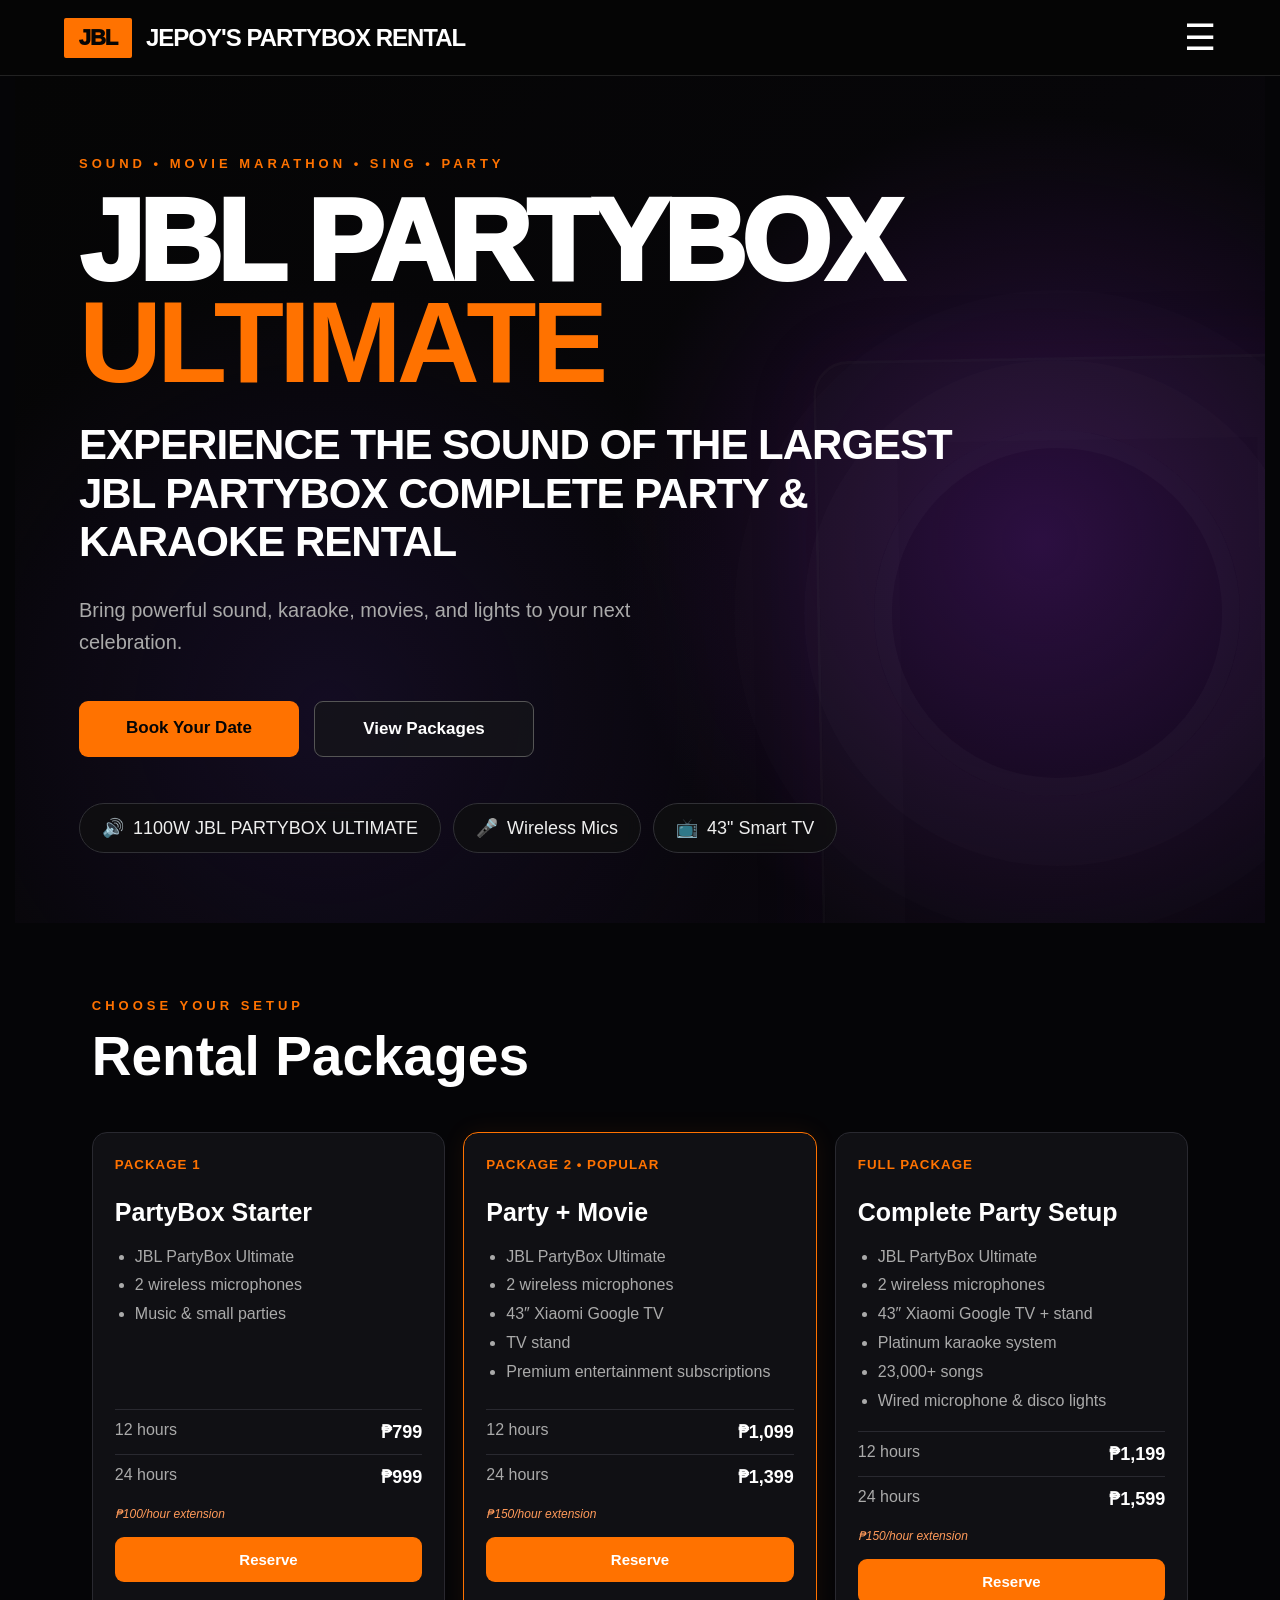
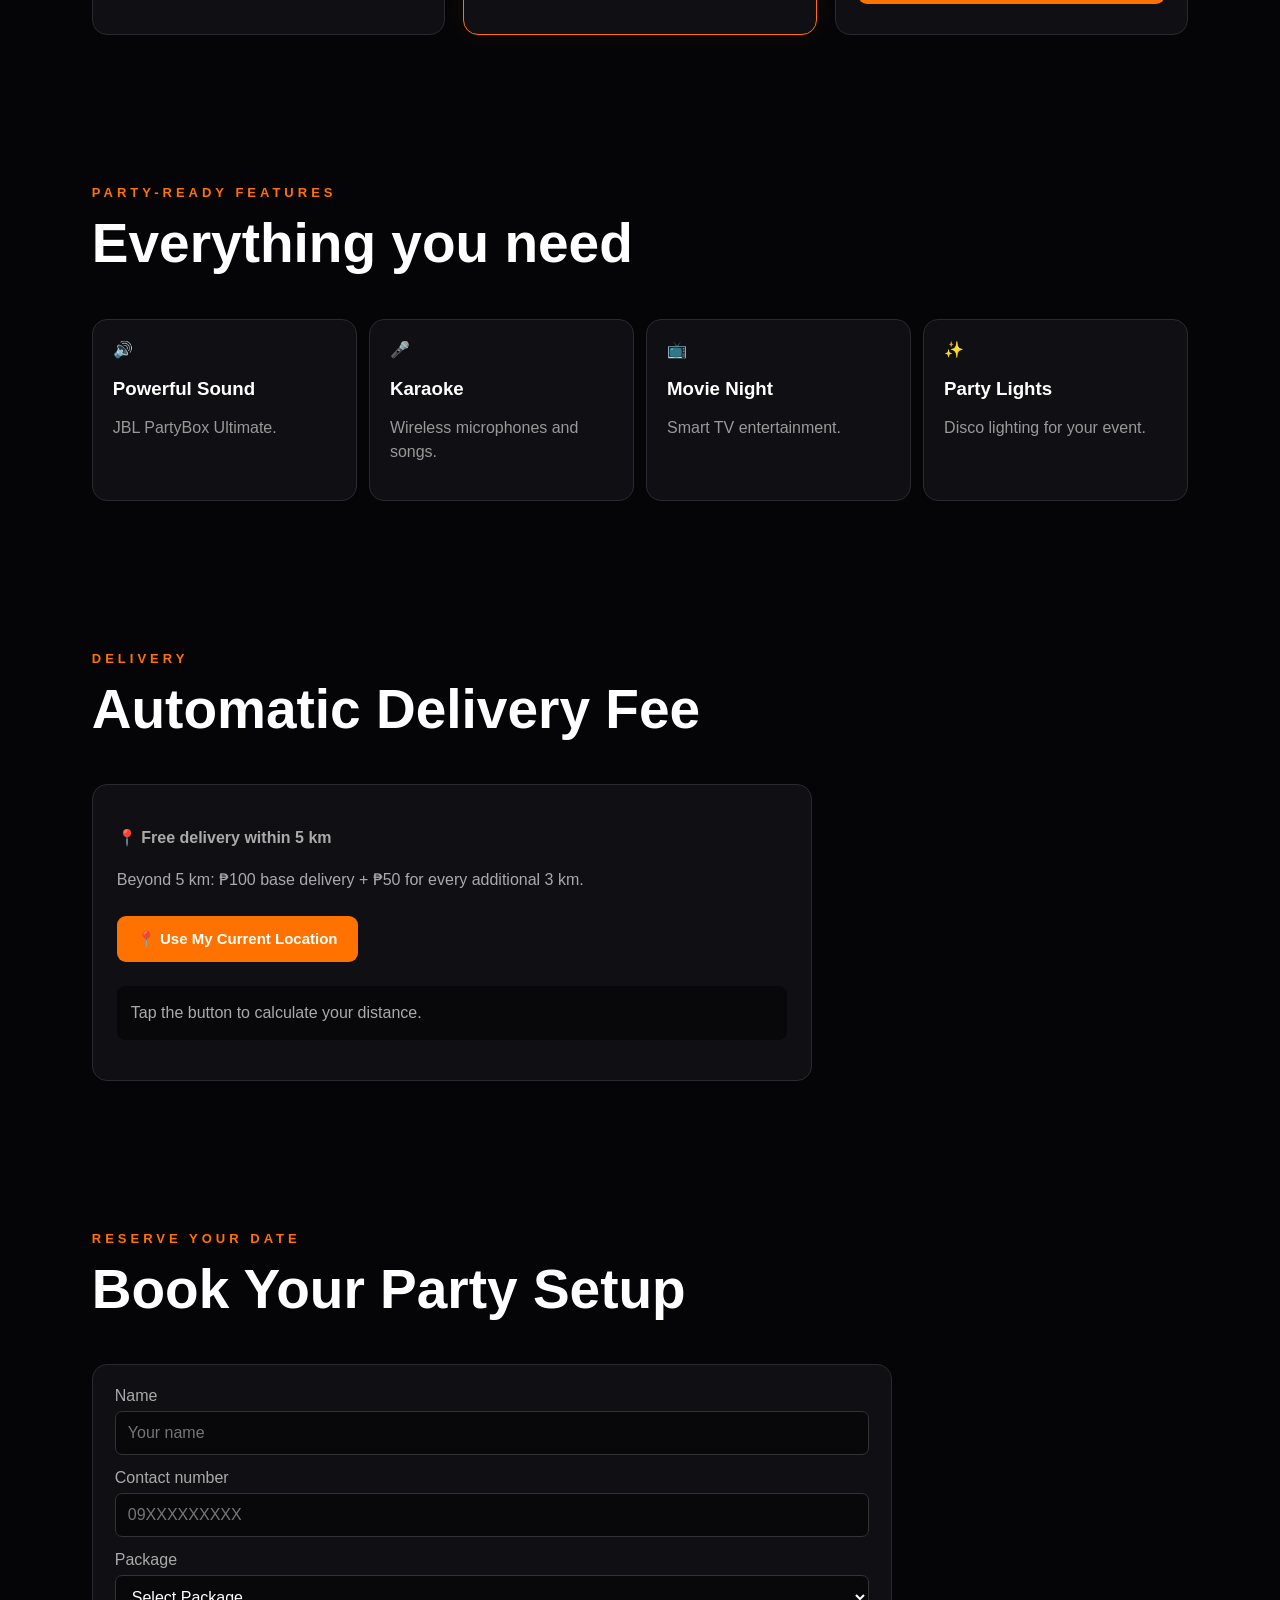
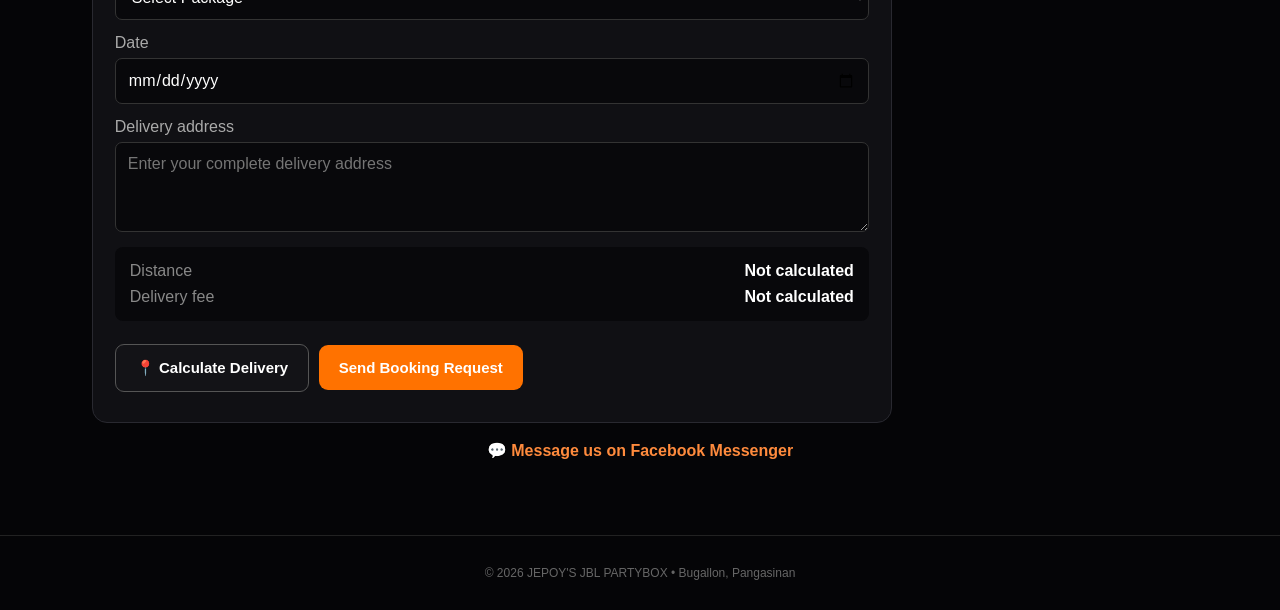
<file: index.html>
<!doctype html>
<html lang="en">

<head>
  <meta charset="utf-8">
  <meta name="viewport" content="width=device-width, initial-scale=1">

  <title>JEPOY'S JBL PARTYBOX | Rental</title>

  <link rel="stylesheet" href="style.css">
</head>


<body>


<!-- ========================================
     HEADER
======================================== -->

<header>

  <a href="#home" class="logo">

    <span class="jbl-box">
      JBL
    </span>

    <strong>
     JEPOY'S PARTYBOX RENTAL
    </strong>

  </a>


  <button
    class="menu-btn"
    type="button"
    aria-label="Menu">

    ☰

  </button>

</header>



<!-- ========================================
     HOME / HERO
======================================== -->

<section id="home" class="hero">

  <div class="hero-content">


    <p class="orange">
      SOUND • MOVIE MARATHON • SING • PARTY
    </p>


    <h1>
      JBL PARTYBOX<br>
      <b>ULTIMATE</b>
    </h1>


    <h2>
     EXPERIENCE THE SOUND OF THE LARGEST JBL PARTYBOX COMPLETE PARTY &amp; KARAOKE RENTAL
    </h2>


    <p class="hero-description">
      Bring powerful sound, karaoke, movies, and
      lights to your next celebration.
    </p>


    <div class="hero-buttons">

      <a
        class="btn hero-main-btn"
        href="#reserve">

        Book Your Date

      </a>


      <a
        class="btn dark hero-package-btn"
        href="#packages">

        View Packages

      </a>

    </div>


    <div class="hero-features">


      <div class="hero-feature">

        🔊

        <span>
          1100W JBL PARTYBOX ULTIMATE 
        </span>

      </div>


      <div class="hero-feature">

        🎤

        <span>
          Wireless Mics
        </span>

      </div>


      <div class="hero-feature">

        📺

        <span>
          43&quot; Smart TV
        </span>

      </div>


    </div>


  </div>

</section>



<!-- ========================================
     PACKAGES
======================================== -->

<section id="packages">

  <p class="orange">
    CHOOSE YOUR SETUP
  </p>


  <h2>
    Rental Packages
  </h2>


  <div class="cards">


    <!-- PACKAGE 1 -->

    <article>

      <small>
        PACKAGE 1
      </small>


      <h3>
        PartyBox Starter
      </h3>


      <ul>

        <li>
          JBL PartyBox Ultimate
        </li>

        <li>
          2 wireless microphones
        </li>

        <li>
          Music &amp; small parties
        </li>

      </ul>


      <div>

        <span>
          12 hours
        </span>

        <b>
          ₱799
        </b>

      </div>


      <div>

        <span>
          24 hours
        </span>

        <b>
          ₱999
        </b>

      </div>


      <em>
        ₱100/hour extension
      </em>


      <a
        class="btn"
        href="#reserve">

        Reserve

      </a>

    </article>



    <!-- PACKAGE 2 -->

    <article class="featured">

      <small>
        PACKAGE 2 • POPULAR
      </small>


      <h3>
        Party + Movie
      </h3>


      <ul>

        <li>
          JBL PartyBox Ultimate
        </li>

        <li>
          2 wireless microphones
        </li>

        <li>
          43″ Xiaomi Google TV
        </li>

        <li>
          TV stand
        </li>

        <li>
          Premium entertainment subscriptions
        </li>

      </ul>


      <div>

        <span>
          12 hours
        </span>

        <b>
          ₱1,099
        </b>

      </div>


      <div>

        <span>
          24 hours
        </span>

        <b>
          ₱1,399
        </b>

      </div>


      <em>
        ₱150/hour extension
      </em>


      <a
        class="btn"
        href="#reserve">

        Reserve

      </a>

    </article>



    <!-- FULL PACKAGE -->

    <article>

      <small>
        FULL PACKAGE
      </small>


      <h3>
        Complete Party Setup
      </h3>


      <ul>

        <li>
          JBL PartyBox Ultimate
        </li>

        <li>
          2 wireless microphones
        </li>

        <li>
          43″ Xiaomi Google TV + stand
        </li>

        <li>
          Platinum karaoke system
        </li>

        <li>
          23,000+ songs
        </li>

        <li>
          Wired microphone &amp; disco lights
        </li>

      </ul>


      <div>

        <span>
          12 hours
        </span>

        <b>
          ₱1,199
        </b>

      </div>


      <div>

        <span>
          24 hours
        </span>

        <b>
          ₱1,599
        </b>

      </div>


      <em>
        ₱150/hour extension
      </em>


      <a
        class="btn"
        href="#reserve">

        Reserve

      </a>

    </article>


  </div>

</section>



<!-- ========================================
     FEATURES
======================================== -->

<section>

  <p class="orange">
    PARTY-READY FEATURES
  </p>


  <h2>
    Everything you need
  </h2>


  <div class="features">


    <div>

      🔊

      <h3>
        Powerful Sound
      </h3>

      <p>
        JBL PartyBox Ultimate.
      </p>

    </div>


    <div>

      🎤

      <h3>
        Karaoke
      </h3>

      <p>
        Wireless microphones and songs.
      </p>

    </div>


    <div>

      📺

      <h3>
        Movie Night
      </h3>

      <p>
        Smart TV entertainment.
      </p>

    </div>


    <div>

      ✨

      <h3>
        Party Lights
      </h3>

      <p>
        Disco lighting for your event.
      </p>

    </div>


  </div>

</section>



<!-- ========================================
     DELIVERY
======================================== -->

<section>

  <p class="orange">
    DELIVERY
  </p>


  <h2>
    Automatic Delivery Fee
  </h2>


  <div class="delivery">


    <p>
      <b>
        📍 Free delivery within 5 km
      </b>
    </p>


    <p>
      Beyond 5 km:
      ₱100 base delivery + ₱50 for every additional 3 km.
    </p>


    <button
      id="locationBtn"
      class="btn"
      type="button">

      📍 Use My Current Location

    </button>


    <p id="result">
      Tap the button to calculate your distance.
    </p>


  </div>

</section>



<!-- ========================================
     RESERVATION
======================================== -->

<section id="reserve">

  <p class="orange">
    RESERVE YOUR DATE
  </p>


  <h2>
    Book Your Party Setup
  </h2>


  <form id="bookingForm">


    <!-- NAME -->

    <label>

      Name

      <input
        id="name"
        type="text"
        placeholder="Your name"
        required>

    </label>



    <!-- CONTACT -->

    <label>

      Contact number

      <input
        id="phone"
        type="tel"
        placeholder="09XXXXXXXXX"
        required>

    </label>



    <!-- PACKAGE -->

    <label>

      Package

      <select
        id="package"
        required>

        <option value="">
          Select Package
        </option>


        <option>
          Package 1 - PartyBox Starter
        </option>


        <option>
          Package 2 - Party + Movie
        </option>


        <option>
          Full Package - Complete Party Setup
        </option>

      </select>

    </label>



    <!-- DATE -->

    <label>

      Date

      <input
        id="date"
        type="date"
        required>

    </label>



    <!-- ADDRESS -->

    <label>

      Delivery address

      <textarea
        id="address"
        placeholder="Enter your complete delivery address"
        required></textarea>

    </label>



    <!-- DELIVERY SUMMARY -->

    <div class="summary">


      <span>
        Distance
      </span>


      <b id="distance">
        Not calculated
      </b>


      <span>
        Delivery fee
      </span>


      <b id="fee">
        Not calculated
      </b>


    </div>



    <!-- CALCULATE -->

    <button
      type="button"
      id="calc"
      class="btn dark">

      📍 Calculate Delivery

    </button>



    <!-- SUBMIT -->

    <button
      type="submit"
      class="btn">

      Send Booking Request

    </button>


  </form>



  <!-- MESSENGER -->

  <a
    class="messenger"
    href="https://m.me/1218332498024792"
    target="_blank"
    rel="noopener">

    💬 Message us on Facebook Messenger

  </a>


</section>



<!-- ========================================
     FOOTER
======================================== -->

<footer>

  © 2026 JEPOY'S JBL PARTYBOX
  • Bugallon, Pangasinan

</footer>



<!-- ========================================
     JAVASCRIPT
======================================== -->

<script src="script.js"></script>


</body>

</html>
</file>
<file: style.css>
* {
  box-sizing: border-box;
}

html {
  scroll-behavior: smooth;
}

body {
  margin: 0;
  background: #050507;
  color: #ffffff;
  font-family: Arial, Helvetica, sans-serif;
}


/* ========================================
   HEADER
======================================== */

header {
  position: sticky;
  top: 0;
  z-index: 10;

  height: 76px;
  padding: 0 5%;

  display: flex;
  justify-content: space-between;
  align-items: center;

  background: #050505;
  border-bottom: 1px solid #222;
}

.logo {
  display: flex;
  align-items: center;
  gap: 14px;

  color: #ffffff;
  text-decoration: none;
}

.jbl-box {
  width: 68px;
  height: 40px;

  display: flex;
  align-items: center;
  justify-content: center;

  background: #ff7200;
  color: #050505;

  border-radius: 2px;

  font-size: 22px;
  font-weight: 1000;
  letter-spacing: -1px;
}

.logo strong {
  font-size: 24px;
  font-weight: 900;
  letter-spacing: -1px;
}

.menu-btn {
  background: transparent;
  border: 0;

  color: #ffffff;

  font-size: 36px;
  line-height: 1;

  cursor: pointer;
  padding: 0;
}

.topbtn {
  display: none;
}


/* ========================================
   HERO
======================================== */

.hero {
  min-height: calc(100vh - 76px);

  padding: 80px 5% 70px;

  display: flex;
  align-items: center;

  position: relative;
  overflow: hidden;

  background:
    radial-gradient(
      circle at 82% 55%,
      rgba(73, 22, 108, 0.55),
      transparent 38%
    ),
    radial-gradient(
      circle at 25% 75%,
      rgba(35, 20, 65, 0.45),
      transparent 38%
    ),
    linear-gradient(
      135deg,
      #050505 0%,
      #070609 55%,
      #0c0712 100%
    );
}


/* subtle speaker-style background */

.hero::before {
  content: "";

  position: absolute;

  width: 520px;
  height: 720px;

  right: -80px;
  bottom: -160px;

  border: 3px solid rgba(255,255,255,0.025);
  border-radius: 35px;

  box-shadow:
    inset 0 0 0 80px rgba(255,255,255,0.008),
    0 0 80px rgba(72,20,105,0.08);

  transform: rotate(-1deg);

  pointer-events: none;
}


/* large speaker circles */

.hero::after {
  content: "";

  position: absolute;

  width: 330px;
  height: 330px;

  right: 2%;
  bottom: 15%;

  border: 18px solid rgba(255,255,255,0.025);

  border-radius: 50%;

  box-shadow:
    0 0 0 70px rgba(255,255,255,0.012),
    0 0 0 140px rgba(255,255,255,0.008);

  pointer-events: none;
}

.hero-content {
  position: relative;
  z-index: 2;

  width: 100%;
  max-width: 900px;
}


/* ========================================
   ORANGE LABEL
======================================== */

.orange {
  color: #ff7200;

  font-size: 13px;
  font-weight: 900;

  letter-spacing: 4px;

  margin: 0 0 15px;
}


/* ========================================
   HERO TITLE
======================================== */

.hero h1 {
  font-size: clamp(58px, 11vw, 115px);

  line-height: 0.88;

  margin: 20px 0 28px;

  letter-spacing: -5px;

  font-weight: 1000;
}

.hero h1 b {
  color: #ff7200;
}


/* ========================================
   HERO SUBTITLE
======================================== */

.hero h2 {
  margin: 0 0 28px;

  font-size: clamp(24px, 4vw, 42px);

  line-height: 1.15;

  letter-spacing: -1px;

  font-weight: 900;
}


/* ========================================
   HERO DESCRIPTION
======================================== */

.hero-description {
  color: #aaaaaa;

  max-width: 650px;

  line-height: 1.6;

  font-size: 20px;

  margin: 0 0 35px;
}


/* ========================================
   BUTTONS
======================================== */

.btn {
  display: inline-block;

  background: #ff7200;
  color: #ffffff;

  border: 0;

  border-radius: 9px;

  padding: 14px 20px;

  text-decoration: none;

  font-weight: 800;

  cursor: pointer;

  font-size: 15px;

  margin: 8px 5px 8px 0;

  transition:
    transform 0.2s ease,
    opacity 0.2s ease,
    background 0.2s ease;
}

.btn:hover {
  transform: translateY(-2px);
  opacity: 0.92;
}

.btn.dark {
  background: rgba(20,20,25,0.75);

  color: #ffffff;

  border: 1px solid #555;
}

.hero-buttons {
  display: flex;

  flex-wrap: wrap;

  gap: 10px;
}

.hero-main-btn,
.hero-package-btn {
  min-width: 220px;

  padding: 17px 28px;

  font-size: 17px;

  text-align: center;
}

.hero-main-btn {
  background: #ff7200;
  color: #050505;
}

.hero-package-btn {
  background: rgba(20,20,25,0.7);
  border: 1px solid #555;
}


/* ========================================
   HERO FEATURES
======================================== */

.hero-features {
  display: flex;

  flex-wrap: wrap;

  gap: 12px;

  margin-top: 38px;
}

.hero-feature {
  display: flex;

  align-items: center;

  gap: 9px;

  padding: 13px 22px;

  border: 1px solid #303035;

  background: rgba(15,15,17,0.82);

  border-radius: 40px;

  color: #eeeeee;

  font-size: 18px;

  backdrop-filter: blur(8px);
}

.hero-feature span {
  white-space: nowrap;
}


/* ========================================
   SECTIONS
======================================== */

section {
  max-width: 1250px;

  margin: auto;

  padding: 75px 6%;
}

section h2 {
  font-size: clamp(32px, 6vw, 55px);

  margin-top: 5px;

  line-height: 1.05;
}


/* ========================================
   PACKAGE CARDS
======================================== */

.cards {
  display: grid;

  grid-template-columns:
    repeat(3, 1fr);

  gap: 18px;
}

.cards article {
  background: #101014;

  border: 1px solid #292930;

  border-radius: 15px;

  padding: 22px;

  transition:
    transform 0.2s ease,
    border-color 0.2s ease;
}

.cards article:hover {
  transform: translateY(-4px);
}

.cards article.featured {
  border-color: #ff7200;

  box-shadow:
    0 0 25px rgba(255,114,0,0.08);
}

.cards small {
  color: #ff7200;

  font-weight: 900;

  letter-spacing: 1px;
}

.cards h3 {
  font-size: 25px;

  margin-bottom: 15px;
}

.cards ul {
  color: #aaaaaa;

  line-height: 1.8;

  min-height: 150px;

  padding-left: 20px;
}

.cards article > div {
  display: flex;

  justify-content: space-between;

  border-top: 1px solid #292930;

  padding: 11px 0;

  color: #aaaaaa;
}

.cards b {
  color: #ffffff;

  font-size: 18px;
}

.cards em {
  display: block;

  color: #ff9a5a;

  font-size: 12px;

  margin: 8px 0;
}

.cards .btn {
  width: 100%;

  text-align: center;
}


/* ========================================
   FEATURES
======================================== */

.features {
  display: grid;

  grid-template-columns:
    repeat(4, 1fr);

  gap: 12px;
}

.features div {
  background: #101014;

  border: 1px solid #292930;

  border-radius: 15px;

  padding: 20px;

  min-height: 160px;
}

.features h3 {
  margin-bottom: 8px;
}

.features p {
  color: #999999;

  line-height: 1.5;
}


/* ========================================
   DELIVERY
======================================== */

.delivery {
  max-width: 720px;

  background: #101014;

  border: 1px solid #292930;

  border-radius: 15px;

  padding: 24px;
}

.delivery p {
  color: #aaaaaa;

  line-height: 1.6;
}

#result {
  background: #08080b;

  padding: 14px;

  border-radius: 8px;

  min-height: 45px;

  line-height: 1.6;
}

#result a {
  color: #ff7200;

  font-weight: 700;
}


/* ========================================
   BOOKING FORM
======================================== */

form {
  background: #101014;

  border: 1px solid #292930;

  border-radius: 15px;

  padding: 22px;

  max-width: 800px;
}

label {
  display: block;

  color: #aaaaaa;

  margin-bottom: 14px;
}

input,
select,
textarea {
  display: block;

  width: 100%;

  margin-top: 6px;

  padding: 12px;

  background: #08080b;

  color: #ffffff;

  border: 1px solid #333333;

  border-radius: 7px;

  font: inherit;

  outline: none;
}

input:focus,
select:focus,
textarea:focus {
  border-color: #ff7200;

  box-shadow:
    0 0 0 2px rgba(255,114,0,0.1);
}

textarea {
  min-height: 90px;

  resize: vertical;
}


/* ========================================
   DELIVERY SUMMARY
======================================== */

.summary {
  display: grid;

  grid-template-columns:
    1fr 1fr;

  gap: 8px;

  background: #08080b;

  padding: 15px;

  border-radius: 8px;

  margin: 15px 0;
}

.summary span {
  color: #888888;
}

.summary b {
  color: #ffffff;

  text-align: right;
}


/* ========================================
   MESSENGER
======================================== */

.messenger {
  display: block;

  text-align: center;

  color: #ff8b3d;

  margin-top: 18px;

  text-decoration: none;

  font-weight: 700;
}

.messenger:hover {
  color: #ff7200;
}


/* ========================================
   FOOTER
======================================== */

footer {
  text-align: center;

  border-top: 1px solid #222222;

  color: #666666;

  padding: 30px;

  font-size: 12px;
}


/* ========================================
   TABLET
======================================== */

@media (max-width: 850px) {

  .cards {
    grid-template-columns: 1fr;
  }

  .features {
    grid-template-columns: 1fr 1fr;
  }

  .hero {
    min-height: 75vh;

    padding-top: 60px;
  }

}


/* ========================================
   MOBILE
======================================== */

@media (max-width: 600px) {

  header {
    height: 76px;

    padding: 0 5%;
  }


  .jbl-box {
    width: 68px;
    height: 40px;

    font-size: 21px;
  }


  .logo strong {
    font-size: 21px;
  }


  .menu-btn {
    font-size: 34px;
  }


  .hero {
    min-height: calc(100vh - 76px);

    padding:
      80px 6%
      60px;

    align-items: center;
  }


  .hero-content {
    width: 100%;
  }


  .orange {
    font-size: 11px;

    letter-spacing: 3px;

    line-height: 1.5;
  }


  .hero h1 {
    font-size:
      clamp(52px, 14vw, 82px);

    letter-spacing: -4px;

    margin-top: 22px;
  }


  .hero h2 {
    font-size: 25px;

    line-height: 1.15;

    margin-top: 30px;
  }


  .hero-description {
    font-size: 18px;

    line-height: 1.55;
  }


  .hero-buttons {
    display: grid;

    grid-template-columns:
      1fr 1fr;

    gap: 8px;
  }


  .hero-main-btn,
  .hero-package-btn {
    min-width: 0;

    width: 100%;

    padding:
      17px 10px;

    font-size: 15px;
  }


  .hero-features {
    display: flex;

    gap: 10px;

    margin-top: 32px;
  }


  .hero-feature {
    font-size: 17px;

    padding:
      12px 17px;
  }


  .hero::before {
    width: 380px;

    height: 600px;

    right: -180px;

    bottom: -100px;
  }


  .hero::after {
    width: 300px;

    height: 300px;

    right: -90px;

    bottom: 5%;
  }


  section {
    padding:
      55px 5%;
  }


  .cards ul {
    min-height: auto;
  }


  .features {
    grid-template-columns: 1fr;
  }


  form {
    padding: 18px;
  }


  .summary {
    grid-template-columns:
      1fr 1fr;
  }

}


/* ========================================
   SMALL PHONES
======================================== */

@media (max-width: 400px) {

  .logo {
    gap: 9px;
  }


  .jbl-box {
    width: 58px;

    height: 36px;

    font-size: 19px;
  }


  .logo strong {
    font-size: 17px;
  }


  .menu-btn {
    font-size: 30px;
  }


  .hero {
    padding-left: 5%;

    padding-right: 5%;
  }


  .hero h1 {
    font-size: 51px;

    letter-spacing: -3px;
  }


  .hero h2 {
    font-size: 22px;
  }


  .hero-description {
    font-size: 16px;
  }


  .hero-buttons {
    grid-template-columns: 1fr;
  }


  .hero-feature {
    font-size: 15px;

    padding:
      11px 14px;
  }

}
</file>
